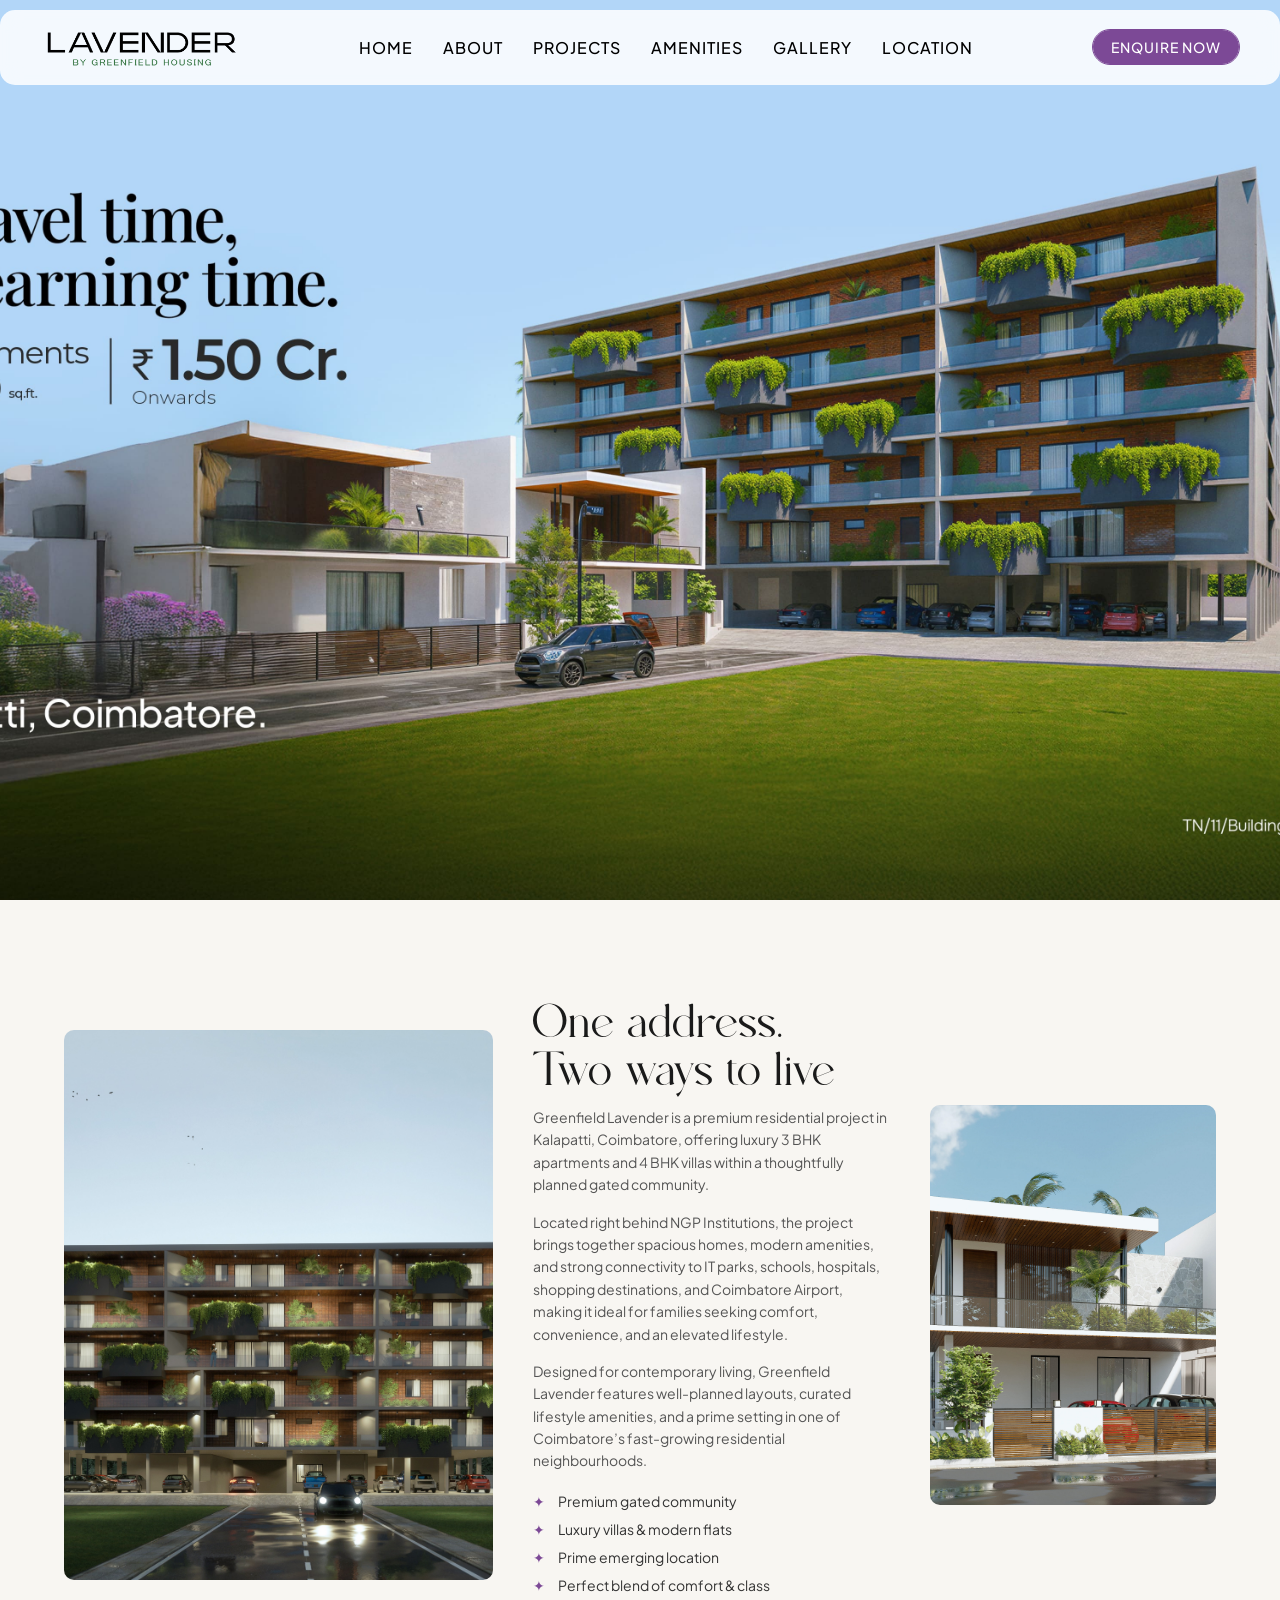
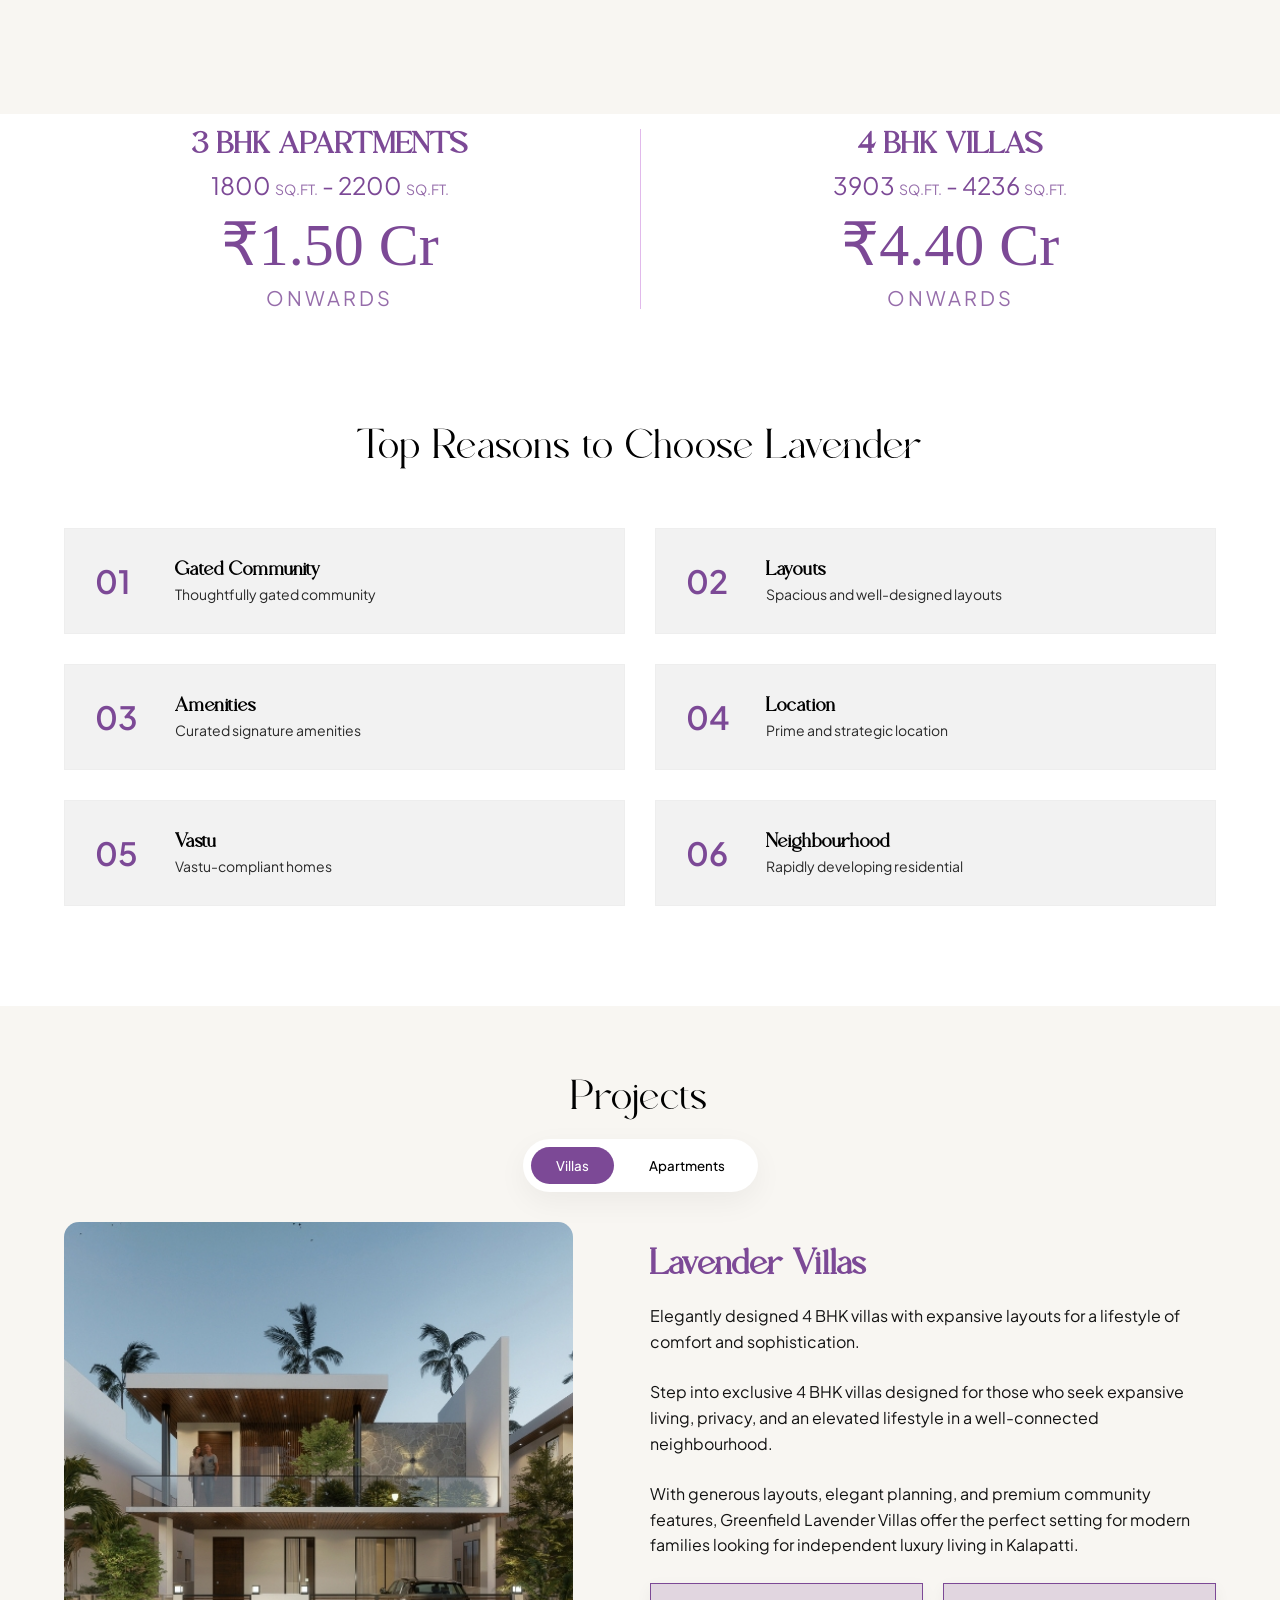
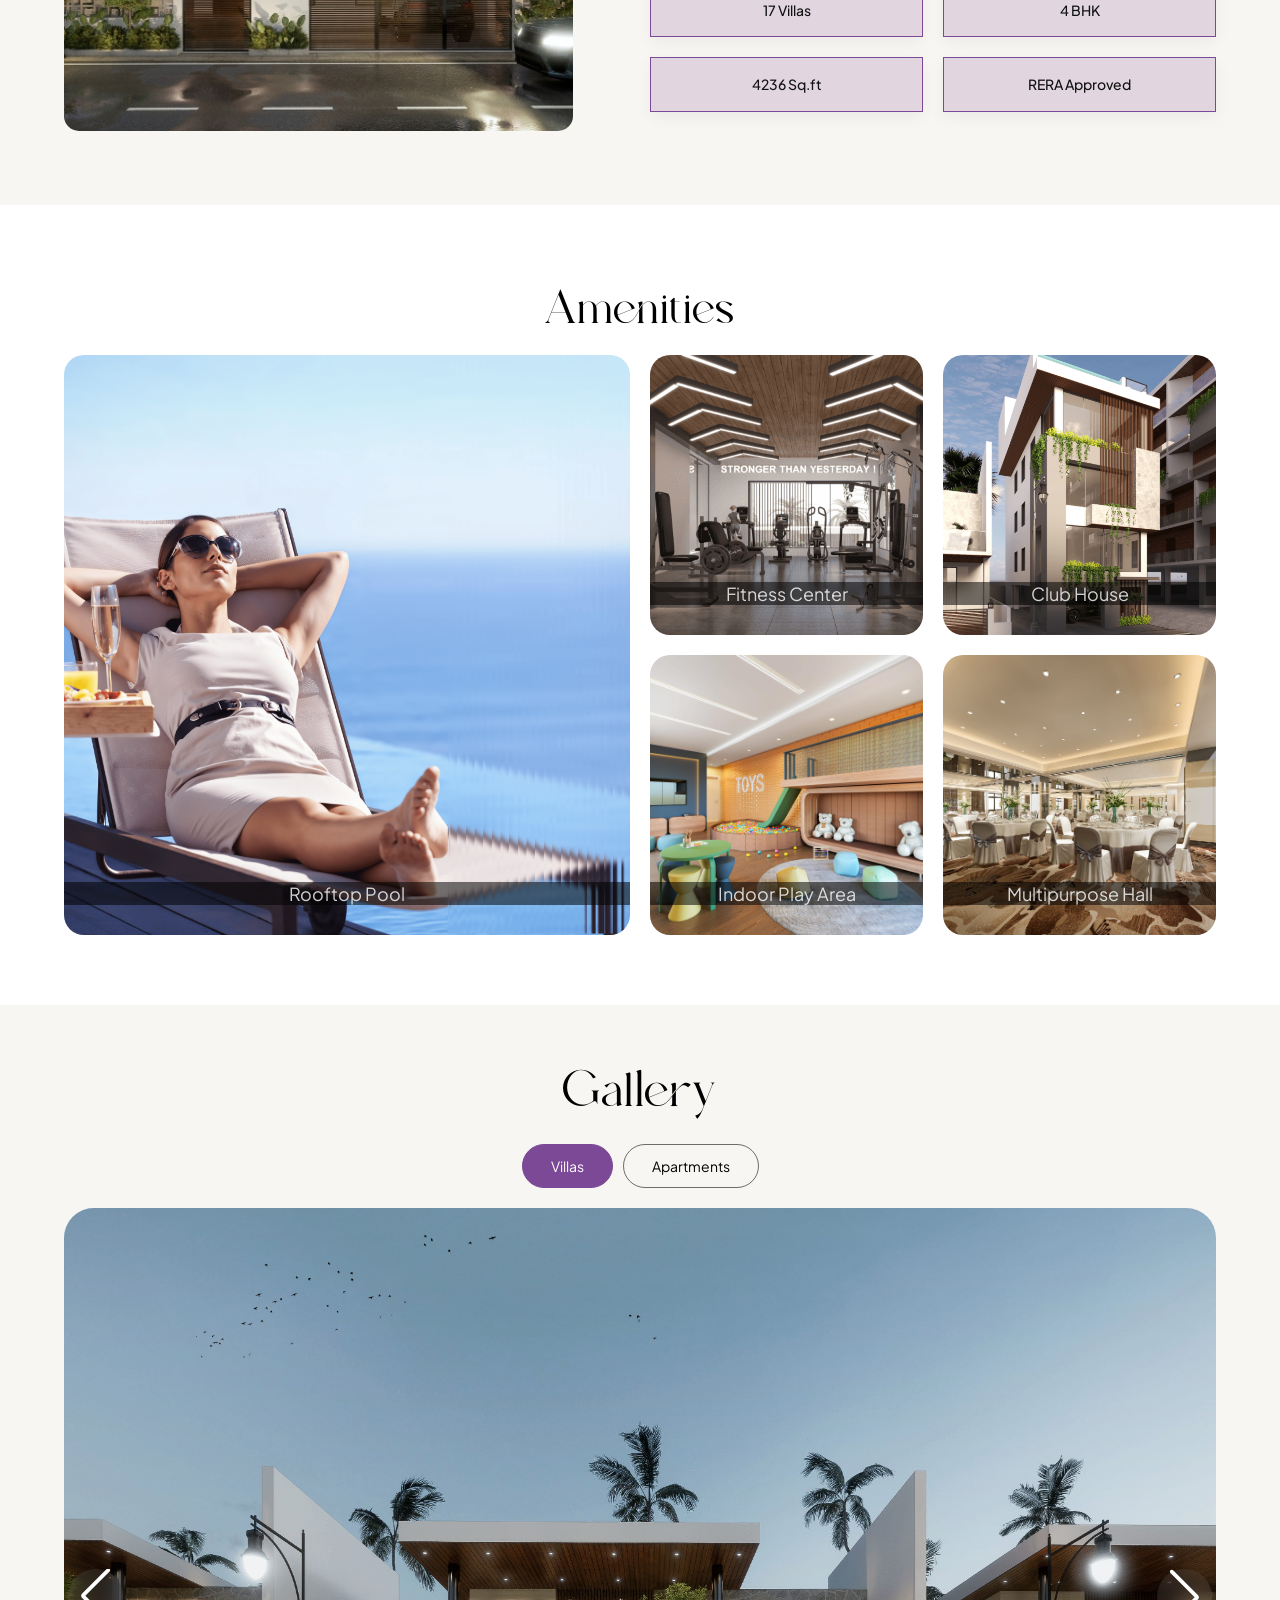
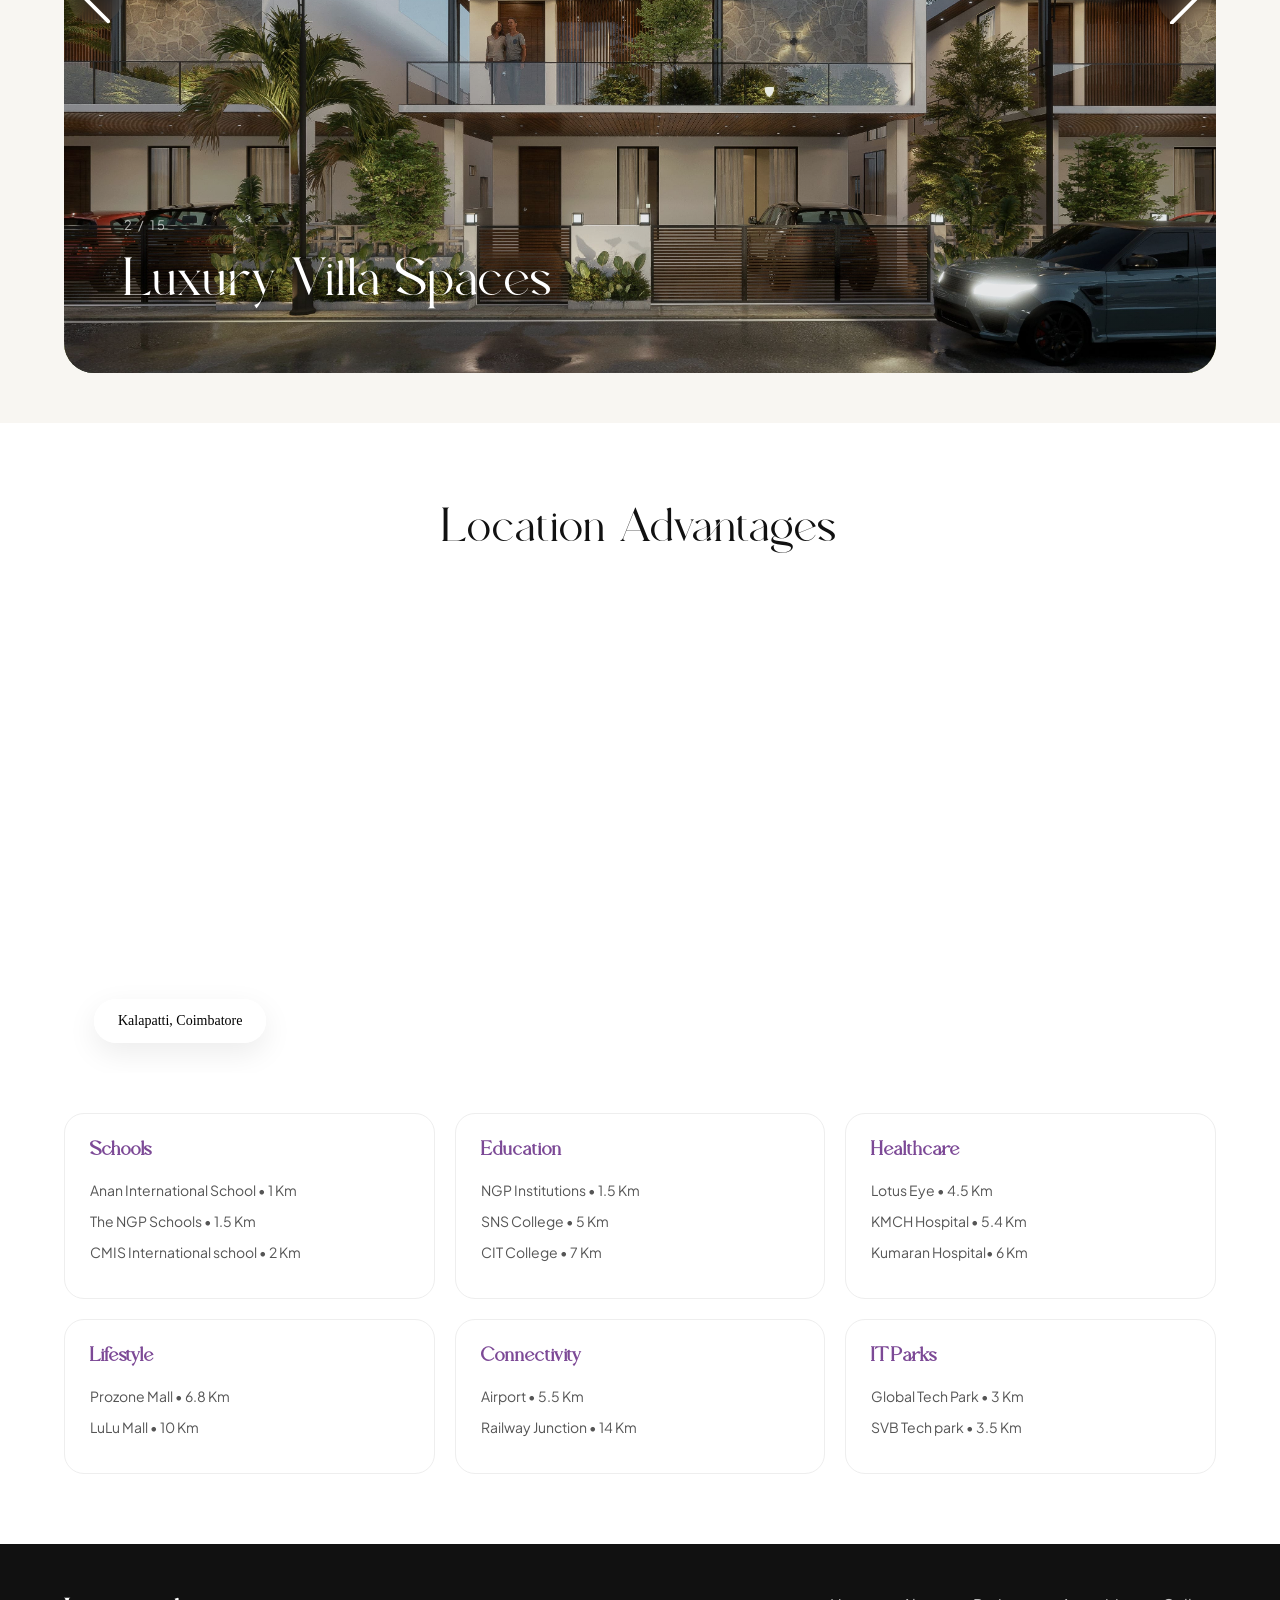
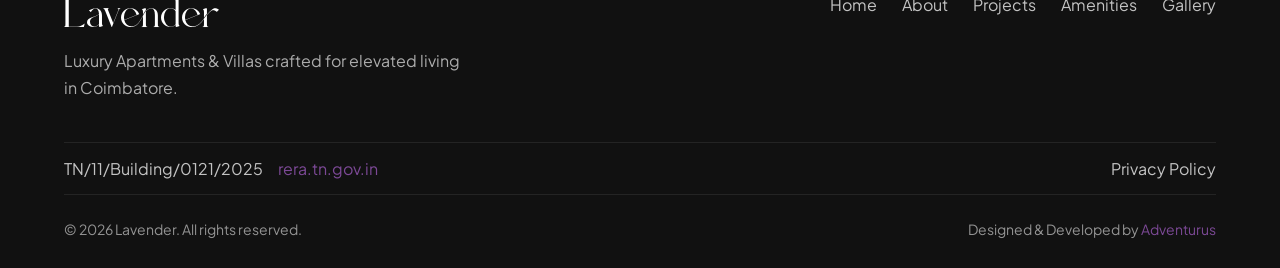
<file: index.html>
<!doctype html>
<html lang="en">
  <head>
    <!-- Meta Pixel Code -->
    <script>
      !(function (f, b, e, v, n, t, s) {
        if (f.fbq) return;
        n = f.fbq = function () {
          n.callMethod
            ? n.callMethod.apply(n, arguments)
            : n.queue.push(arguments);
        };
        if (!f._fbq) f._fbq = n;
        n.push = n;
        n.loaded = !0;
        n.version = "2.0";
        n.queue = [];
        t = b.createElement(e);
        t.async = !0;
        t.src = v;
        s = b.getElementsByTagName(e)[0];
        s.parentNode.insertBefore(t, s);
      })(
        window,
        document,
        "script",
        "https://connect.facebook.net/en_US/fbevents.js",
      );
      fbq("init", "1458312591911963");
      fbq("track", "PageView");
    </script>
    <noscript
      ><img
        height="1"
        width="1"
        style="display: none"
        src="https://www.facebook.com/tr?id=1458312591911963&ev=PageView&noscript=1"
    /></noscript>
    <!-- End Meta Pixel Code -->
    <!-- Google tag (gtag.js) -->
    <script
      async
      src="https://www.googletagmanager.com/gtag/js?id=AW-17576117111"
    ></script>
    <script>
      window.dataLayer = window.dataLayer || [];
      function gtag() {
        dataLayer.push(arguments);
      }
      gtag("js", new Date());

      gtag("config", "AW-17576117111");
    </script>
    <meta charset="UTF-8" />
    <link rel="icon" type="image/svg+xml" href="favicon.png" />
    <meta name="viewport" content="width=device-width, initial-scale=1.0" />
    <title>Luxury Apartments & Villas in Coimbatore</title>
    <script type="module" crossorigin src="/assets/index-UFqCqgRj.js"></script>
    <link rel="stylesheet" crossorigin href="/assets/index-L26M4YH8.css">
  </head>
  <body>
    <div id="root"></div>
    <script>
      const url = "https://aubackend.adventurus.in";
      window.WIDGET_CONFIG = {
        apiUrl: `${url}`,
        aiUrl: "https://chatagent.adventurus.in",
        apiKey: "fac796d6-8a35-4ab6-b554-81cdb752205e",
        project_id: "210",
        position: "bottom-right",
        theme: "light",
        language: "en",
        autoOpen: true,
        requireUserDetails: true,
        branding: {
          name: "GREENFIELD",
          subtitle: "Your Personal Home Advisor",
          logo: "/lav-desgin-chat-agent-icon.png",
          buttonText: "Book a site visit",
          headerBgColor: "#aaa5ffeb",
          bodyBgColor:
            "linear-gradient(to right top, #b97ff0, #a573ea, #8f68e4, #775ddf, #5a53d9)",
          buttonBgColor:
            "linear-gradient(to right, #caa0f7, #c093f4, #b586f2, #aa79ef, #9e6ced)",
          headerColor: "#fff",
          bodyColor: "#fff",
          bodyDescriptionColor: "#e6e7e8",
        },

        welcomeMessage: {
          title: "",
          content: "",
        },

        userDetailsForm: {
          title: "Ready To Own Your Next Address?",
          subtitle: "Let's get to know you.",
          description:
            "Your details are safe. Only relevant property updateds.",
          fields: {
            name: {
              label: "Full Name : ",
              placeholder: "So we know what to call you",
              required: true,
            },
            email: {
              label: "Email : ",
              placeholder: "For brochures and price sheet",
              required: true,
            },
            phone: {
              label: "Phone : ",
              placeholder: "For Priority access",
              required: true,
            },
          },
        },

        appointmentForm: {
          title: "Book Your Site Visit",
          subtitle: "Schedule your Site visit in seconds",
          fields: {
            date: {
              label: "Site visit Date",
              placeholder: "Enter your site visit date",
              required: true,
            },
            time: {
              label: "Site Visit Time",
              placeholder: "Enter your site visit time",
              required: true,
            },
            pickup_required: {
              label: "Pickup Need",
              placeholder: "",
              required: false,
            },
            pickup_address: {
              label: "Pickup Address",
              placeholder: "Enter your pickup address",
              required: false,
            },
          },
        },
      };
      const script = document.createElement("script");
      script.src = `${url}/public/chat-embed.js`;
      script.onload = () =>
        console.log("✅ Chat widget script loaded successfully");
      script.onerror = () =>
        console.error("❌ Failed to load chat widget script");
      document.body.appendChild(script);
    </script>
  </body>
</html>
</file>
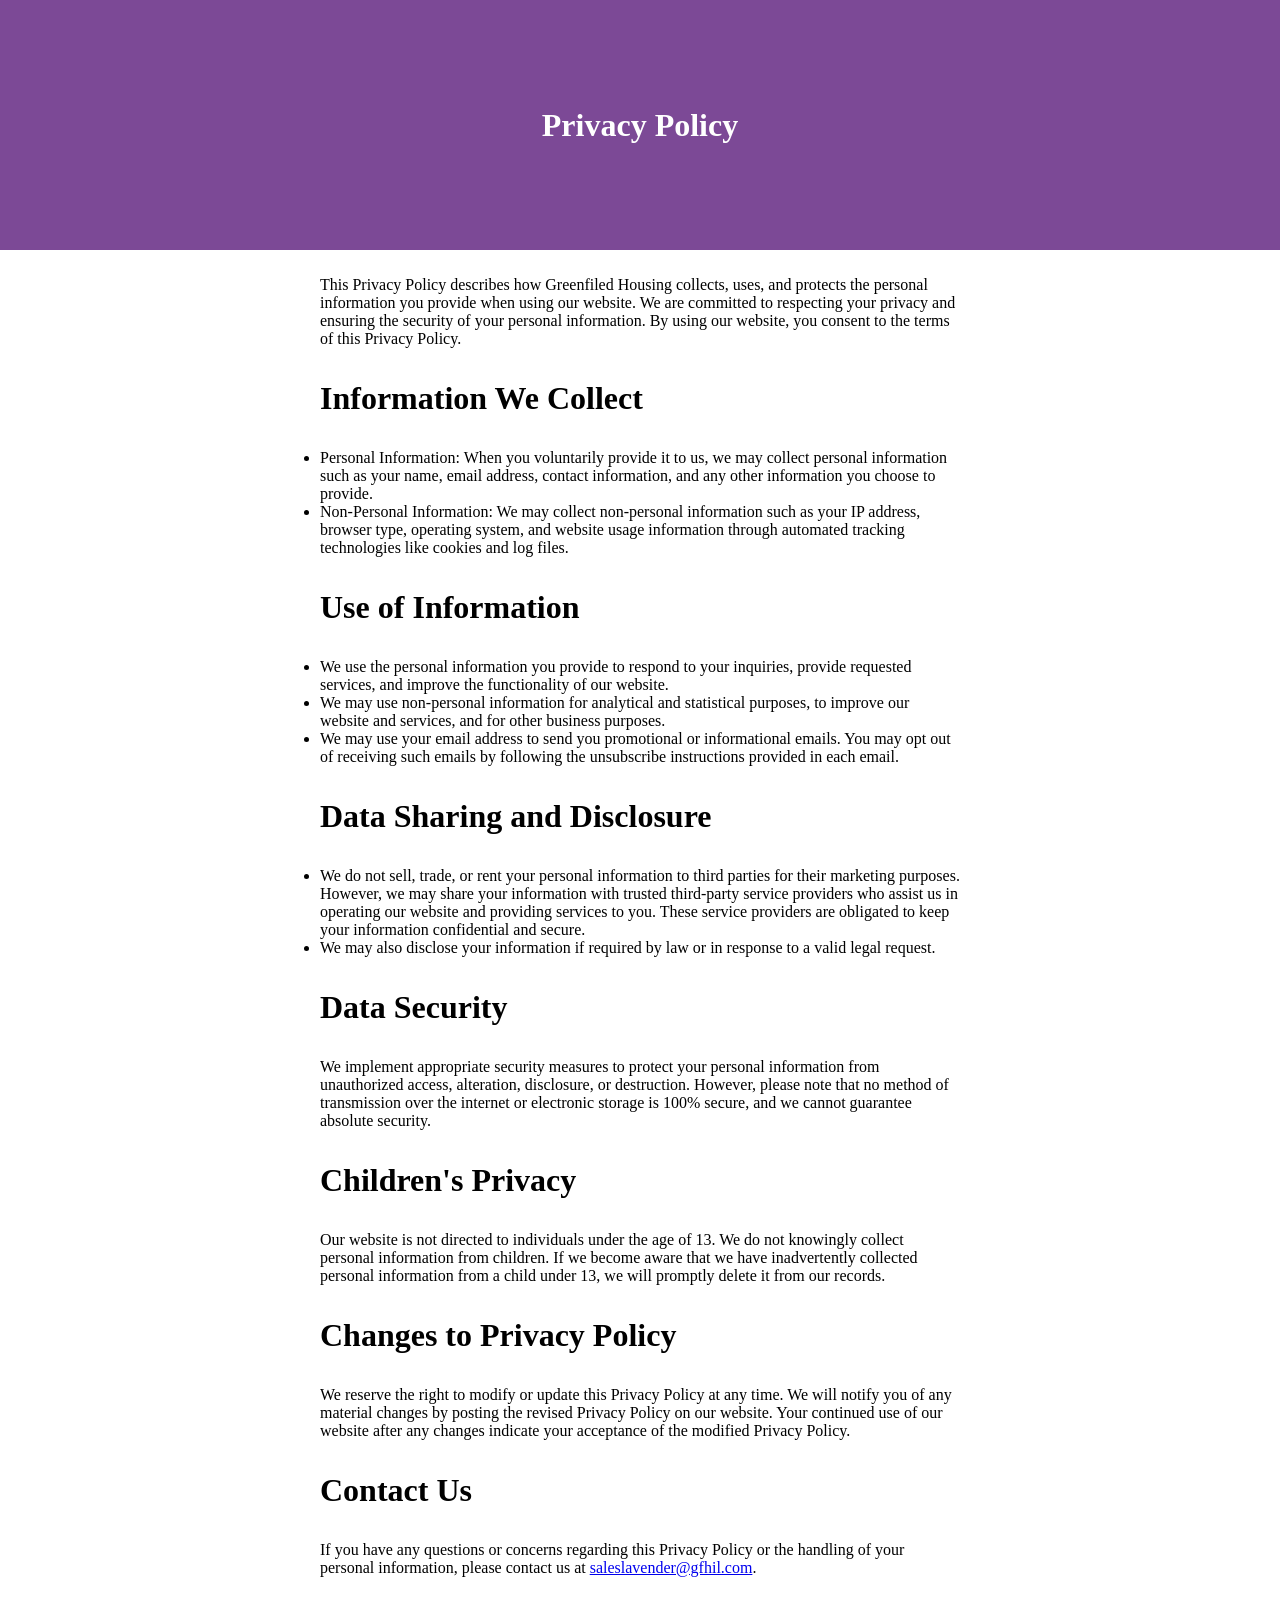
<file: privacy-policy.html>
<!DOCTYPE html>
<html lang="en">

<head>
  <meta charset="UTF-8" />
  <meta name="viewport" content="width=device-width, initial-scale=1.0" />
  <title>Privacy Policy | Greenfiled Lavender</title>
  <link rel="shortcut icon" href="favicon.png" type="image/x-icon">
  <style> 
    body {
      margin: 0;
      padding: 0;
    }

    .banner {
      height: 250px;
      background: #7c4996;
      color: white;
      text-align: center;
      display: flex;
      align-items: center;
      justify-content: center;
    }

    h1 {
      margin: 5% 0;
    }

    .Content {
      text-align: left;
      padding: 2% 25%;
    }

    ul li,
    p {
      padding: 0;
      margin: 0;
    }

    p {
      text-align: left;
    }

    ul {
      text-align: left;
      padding: 0;
      margin: 0;
    }

    @media only screen and (min-width: 320px) and (max-width: 490px) {
      .Content {
        text-align: center;
        padding: 10%;
      }
    }
  </style>
</head>

<body>
  <div class="banner">
    <h1>Privacy Policy</h1>
  </div>
  <div class="Content">
    <p>
      This Privacy Policy describes how Greenfiled Housing collects, uses, and protects the
      personal information you provide when using our website. We are
      committed to respecting your privacy and ensuring the security of your
      personal information. By using our website, you consent to the terms of
      this Privacy Policy.
    </p>
    <h1>Information We Collect</h1>
    <ul>
      <li>
        Personal Information: When you voluntarily provide it to us, we may
        collect personal information such as your name, email address, contact
        information, and any other information you choose to provide.
      </li>
      <li>
        Non-Personal Information: We may collect non-personal information such
        as your IP address, browser type, operating system, and website usage
        information through automated tracking technologies like cookies and
        log files.
      </li>
    </ul>
    <h1>Use of Information</h1>
    <ul>
      <li>
        We use the personal information you provide to respond to your
        inquiries, provide requested services, and improve the functionality
        of our website.
      </li>
      <li>
        We may use non-personal information for analytical and statistical
        purposes, to improve our website and services, and for other business
        purposes.
      </li>
      <li>
        We may use your email address to send you promotional or informational
        emails. You may opt out of receiving such emails by following the
        unsubscribe instructions provided in each email.
      </li>
    </ul>
    <h1>Data Sharing and Disclosure</h1>
    <ul>
      <li>
        We do not sell, trade, or rent your personal information to third
        parties for their marketing purposes. However, we may share your
        information with trusted third-party service providers who assist us
        in operating our website and providing services to you. These service
        providers are obligated to keep your information confidential and
        secure.
      </li>
      <li>
        We may also disclose your information if required by law or in
        response to a valid legal request.
      </li>
    </ul>
    <h1>Data Security</h1>
    <p>
      We implement appropriate security measures to protect your personal
      information from unauthorized access, alteration, disclosure, or
      destruction. However, please note that no method of transmission over
      the internet or electronic storage is 100% secure, and we cannot
      guarantee absolute security.
    </p>

    <h1>Children's Privacy</h1>
    <p>
      Our website is not directed to individuals under the age of 13. We do
      not knowingly collect personal information from children. If we become
      aware that we have inadvertently collected personal information from a
      child under 13, we will promptly delete it from our records.
    </p>
    <h1>Changes to Privacy Policy</h1>
    <p>
      We reserve the right to modify or update this Privacy Policy at any
      time. We will notify you of any material changes by posting the revised
      Privacy Policy on our website. Your continued use of our website after
      any changes indicate your acceptance of the modified Privacy Policy.
    </p>
    <h1>Contact Us</h1>
    <p>
      If you have any questions or concerns regarding this Privacy Policy or
      the handling of your personal information, please contact us at
      <a href="mailto:saleslavender@gfhil.com.">saleslavender@gfhil.com</a>.
    </p>
  </div>
</body>

</html>
</file>
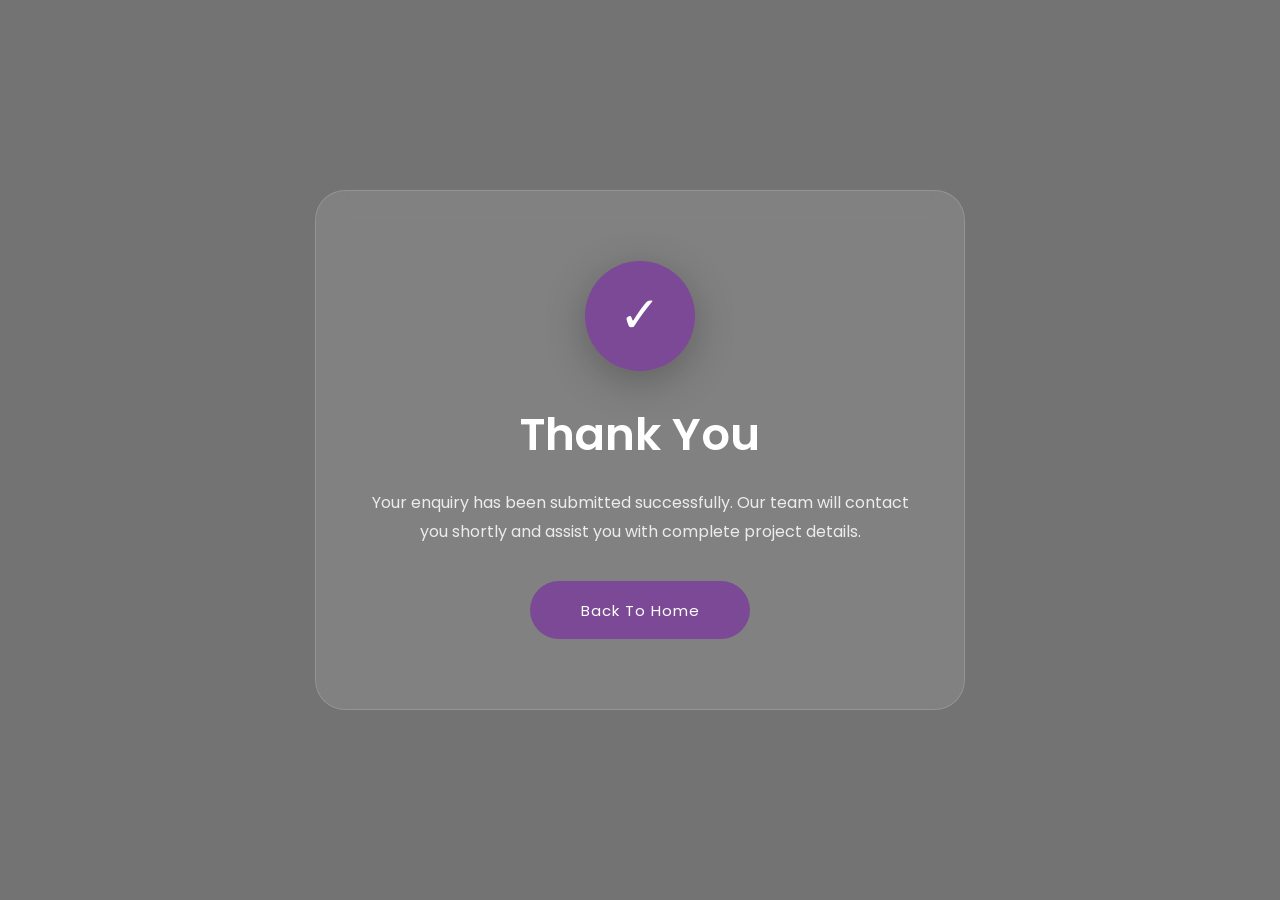
<file: thankyou.html>
<!doctype html>
<html lang="en">
  <head>
    <meta charset="UTF-8" />

    <meta name="viewport" content="width=device-width, initial-scale=1.0" />

    <title>Thank You | Greenfiled Lavender</title>
    <link rel="shortcut icon" href="favicon.png" type="image/x-icon">
    <link
      href="https://fonts.googleapis.com/css2?family=Poppins:wght@300;400;500;600&display=swap"
      rel="stylesheet"
    />

    <style>
      * {
        margin: 0;
        padding: 0;
        box-sizing: border-box;
      }

      body {
        font-family: "Poppins", sans-serif;

        min-height: 100vh;

        display: flex;
        align-items: center;
        justify-content: center;

        background: linear-gradient(rgba(0, 0, 0, 0.55), rgba(0, 0, 0, 0.55));

        background-size: cover;
        background-position: center;

        overflow: hidden;
      }

      .thankyou-card {
        width: 90%;
        max-width: 650px;

        background: rgba(255, 255, 255, 0.1);

        backdrop-filter: blur(15px);

        border: 1px solid rgba(255, 255, 255, 0.15);

        border-radius: 30px;

        padding: 70px 50px;

        text-align: center;

        color: #fff;

        animation: fadeUp 1s ease;
      }

      .icon {
        width: 110px;
        height: 110px;

        margin: 0 auto 30px;

        border-radius: 50%;

        background: #7c4996;

        display: flex;
        align-items: center;
        justify-content: center;

        font-size: 50px;

        color: #fff;

        box-shadow: 0 10px 40px rgba(0, 0, 0, 0.25);
      }

      h1 {
        font-size: 45px;
        font-weight: 600;

        margin-bottom: 20px;
      }

      p {
        font-size: 16px;

        line-height: 1.8;

        color: rgba(255, 255, 255, 0.85);

        margin-bottom: 35px;
      }

      .btn {
        display: inline-flex;

        align-items: center;
        justify-content: center;

        width: 220px;
        height: 58px;

        border-radius: 60px;

        background: #7c4996;

        color: #fff;

        text-decoration: none;

        font-size: 15px;
        letter-spacing: 1px;

        transition: 0.4s ease;
      }

      .btn:hover {
        transform: translateY(-3px);

        box-shadow: 0 15px 35px rgba(0, 0, 0, 0.2);
      }

      @keyframes fadeUp {
        from {
          opacity: 0;
          transform: translateY(40px);
        }

        to {
          opacity: 1;
          transform: translateY(0);
        }
      }

      @media (max-width: 768px) {
        .thankyou-card {
          padding: 50px 25px;
        }

        h1 {
          font-size: 38px;
        }

        p {
          font-size: 16px;
        }

        .icon {
          width: 90px;
          height: 90px;
          font-size: 40px;
        }
      }
    </style>
  </head>

  <body>
    <div class="thankyou-card">
      <div class="icon">✓</div>

      <h1>Thank You</h1>

      <p>
        Your enquiry has been submitted successfully. Our team will contact you
        shortly and assist you with complete project details.
      </p>

      <a href="/" class="btn"> Back To Home </a>

      <!-- after 5 second redirect to home -->
      <script>
        setTimeout(() => {
          window.location.href = "/";
        }, 5000);
      </script>
    </div>

    <!-- Google tag (gtag.js) -->
    <script
      async
      src="https://www.googletagmanager.com/gtag/js?id=AW-17576117111"
    ></script>
    <script>
      window.dataLayer = window.dataLayer || [];
      function gtag() {
        dataLayer.push(arguments);
      }
      gtag("js", new Date());

      gtag("config", "AW-17576117111");
    </script>
    <!-- Event snippet for Submit lead form conversion page -->
    <script>
      gtag("event", "conversion", {
        send_to: "AW-17576117111/DH7VCL2Y0JwbEPeG-bxB",
        value: 1.0,
        currency: "INR",
      });
    </script>
  </body>
</html>
</file>
<file: assets/index-L26M4YH8.css>
@font-face{font-family:Plus Jakarta Sans;src:url(/assets/PlusJakartaSans-VariableFont_wght-D7klJmRH.ttf)format("truetype")}@font-face{font-family:Sacred Valley;src:url(/assets/Sacred_Valley-CrxI29Lt.ttf)format("truetype")}*{box-sizing:border-box;margin:0;padding:0}.container{width:90%;margin:auto}html{scroll-behavior:smooth}::-webkit-scrollbar{width:4px}::-webkit-scrollbar-track{background:0 0}::-webkit-scrollbar-thumb{background:#7c4996}@font-face{font-family:Plus Jakarta Sans;src:url(/assets/PlusJakartaSans-VariableFont_wght-D7klJmRH.ttf)format("truetype")}@font-face{font-family:Sacred Valley;src:url(/assets/Sacred_Valley-CrxI29Lt.ttf)format("truetype")}.navbar{z-index:999;justify-content:center;width:100%;padding-top:10px;transition:padding .4s;display:flex;position:fixed;top:0}.navbar .nav-container{-webkit-backdrop-filter:blur(10px);backdrop-filter:blur(10px);background:#ffffffd9;border-radius:15px;justify-content:space-between;align-items:center;width:100%;max-width:1500px;padding:15px 40px;transition:transform .5s cubic-bezier(.4,0,.2,1),border-radius .5s,box-shadow .5s,padding .4s,background .4s;display:flex;transform:scale(1)}.navbar .logo img{width:200px;transition:all .4s}.navbar .nav-links{gap:30px;list-style:none;display:flex}.navbar .nav-links li{cursor:pointer;text-transform:uppercase;letter-spacing:1px;font-weight:500;transition:all .3s;position:relative}.navbar .nav-links li:hover{color:#7c4996}.navbar .nav-links li:after{content:"";background:#7c4996;width:0%;height:1px;transition:width .3s;position:absolute;bottom:-5px;left:0}.navbar .nav-links li:hover:after{width:100%}.navbar .nav-links li a{color:#000;text-decoration:none}.navbar .cta{border:1px solid #7c4996;border-radius:40px;align-items:center;display:flex}.navbar .cta button{cursor:pointer;text-transform:uppercase;color:#fff;letter-spacing:1px;background:#7c4996;border:none;border-radius:20px;padding:8px 18px;font-size:14px;font-weight:500;transition:all .3s}.navbar .cta button:hover{color:#000;background:#7c4996}.navbar .hamburger{cursor:pointer;flex-direction:column;display:none}.navbar .hamburger span{background:#000;width:25px;height:3px;margin:4px 0;transition:all .3s}.navbar .hamburger.open span:first-child{transform:rotate(45deg)translate(5px,5px)}.navbar .hamburger.open span:nth-child(2){opacity:0}.navbar .hamburger.open span:nth-child(3){transform:rotate(-45deg)translate(5px,-5px)}.navbar.scrolled{padding-top:5px}.navbar.scrolled .nav-container{background:#fffffff2;border-radius:50px;padding:12px 30px;transform:scale(.92);box-shadow:0 15px 50px #00000026}.navbar.scrolled .logo img{width:160px}@media (width<=900px){.navbar .nav-container{padding:12px 20px}.navbar .nav-links{background:#fff;flex-direction:column;align-items:center;gap:20px;width:100%;padding:25px 0;display:none;position:absolute;top:80px;left:0;box-shadow:0 10px 30px #0000001a}.navbar .nav-links.active{display:flex}.navbar .cta{display:none}.navbar .hamburger{display:flex}}.popup-overlay{-webkit-backdrop-filter:blur(8px);backdrop-filter:blur(8px);z-index:9999;background:#00000073;justify-content:center;align-items:center;animation:.4s fadeIn;display:flex;position:fixed;inset:0}.popup-form{-webkit-backdrop-filter:blur(20px);backdrop-filter:blur(20px);background:#ffffffeb;border-radius:30px;width:100%;max-width:500px;padding:50px 40px;animation:.4s popupScale;position:relative;box-shadow:0 20px 60px #00000026}.popup-form span{color:#7c4996;text-transform:uppercase;letter-spacing:2px;font-size:13px}.popup-form h2{text-align:center;color:#111;margin-top:10px;margin-bottom:35px;font-size:42px;font-weight:500}.popup-form .form-group{margin-bottom:20px}.popup-form .form-group input{color:#7c4996;background:0 0;border:none;border-bottom:1px solid #ccc;outline:none;width:100%;height:48px;padding:0 10px;font-size:17px;transition:all .3s}.popup-form .form-group input:focus{border-color:#7c4996}.popup-form .submit-btn{color:#fff;letter-spacing:1px;cursor:pointer;background:#7c4996;border:none;border-radius:15px;width:100%;height:58px;font-size:15px;transition:all .3s}.popup-form .submit-btn:hover{opacity:.9}.popup-form .close-btn{cursor:pointer;background:#f3f3f3;border:none;border-radius:50%;width:42px;height:42px;font-size:24px;transition:all .3s;position:absolute;top:20px;right:20px}.popup-form .close-btn:hover{color:#7c4996}@keyframes fadeIn{to{opacity:1;transform:translateY(0)}}@keyframes popupScale{0%{opacity:0;transform:scale(.9)translateY(20px)}to{opacity:1;transform:scale(1)translateY(0)}}@media (width<=768px){.popup-form{width:90%;padding:40px 25px}.popup-form h2{font-size:32px}}.mobile-cta{display:none}@media (width<=900px){.mobile-cta{z-index:998;display:block;position:fixed;bottom:20px;left:20px;right:20px}.mobile-cta button{color:#fff;letter-spacing:1px;text-transform:uppercase;cursor:pointer;background:#7c4996;border:none;border-radius:60px;width:100%;height:56px;font-size:14px;font-weight:500;box-shadow:0 10px 30px #00000026}.navbar .cta{display:none}}.form-group small,.captcha-box small{color:red;margin-top:5px;font-size:13px;display:block}.success-msg{color:green;text-align:center;margin-top:15px;font-size:14px}.captcha-box{margin:20px 0}:root{--swiper-theme-color:#007aff}:host{z-index:1;margin-left:auto;margin-right:auto;display:block;position:relative}.swiper{z-index:1;margin-left:auto;margin-right:auto;padding:0;list-style:none;display:block;position:relative;overflow:hidden}.swiper-vertical>.swiper-wrapper{flex-direction:column}.swiper-wrapper{z-index:1;width:100%;height:100%;transition-property:transform;transition-timing-function:var(--swiper-wrapper-transition-timing-function,initial);box-sizing:content-box;display:flex;position:relative}.swiper-android .swiper-slide,.swiper-ios .swiper-slide,.swiper-wrapper{transform:translate(0,0)}.swiper-horizontal{touch-action:pan-y}.swiper-vertical{touch-action:pan-x}.swiper-slide{flex-shrink:0;width:100%;height:100%;transition-property:transform;display:block;position:relative}.swiper-slide-invisible-blank{visibility:hidden}.swiper-autoheight,.swiper-autoheight .swiper-slide{height:auto}.swiper-autoheight .swiper-wrapper{align-items:flex-start;transition-property:transform,height}.swiper-backface-hidden .swiper-slide{backface-visibility:hidden;transform:translateZ(0)}.swiper-3d.swiper-css-mode .swiper-wrapper{perspective:1200px}.swiper-3d .swiper-wrapper{transform-style:preserve-3d}.swiper-3d{perspective:1200px}.swiper-3d .swiper-slide,.swiper-3d .swiper-cube-shadow{transform-style:preserve-3d}.swiper-css-mode>.swiper-wrapper{scrollbar-width:none;-ms-overflow-style:none;overflow:auto}.swiper-css-mode>.swiper-wrapper::-webkit-scrollbar{display:none}.swiper-css-mode>.swiper-wrapper>.swiper-slide{scroll-snap-align:start start}.swiper-css-mode.swiper-horizontal>.swiper-wrapper{scroll-snap-type:x mandatory}.swiper-css-mode.swiper-horizontal>.swiper-wrapper>.swiper-slide:first-child{margin-inline-start:var(--swiper-slides-offset-before);scroll-margin-inline-start:var(--swiper-slides-offset-before)}.swiper-css-mode.swiper-horizontal>.swiper-wrapper>.swiper-slide:last-child{margin-inline-end:var(--swiper-slides-offset-after)}.swiper-css-mode.swiper-vertical>.swiper-wrapper{scroll-snap-type:y mandatory}.swiper-css-mode.swiper-vertical>.swiper-wrapper>.swiper-slide:first-child{margin-block-start:var(--swiper-slides-offset-before);scroll-margin-block-start:var(--swiper-slides-offset-before)}.swiper-css-mode.swiper-vertical>.swiper-wrapper>.swiper-slide:last-child{margin-block-end:var(--swiper-slides-offset-after)}.swiper-css-mode.swiper-free-mode>.swiper-wrapper{scroll-snap-type:none}.swiper-css-mode.swiper-free-mode>.swiper-wrapper>.swiper-slide{scroll-snap-align:none}.swiper-css-mode.swiper-centered>.swiper-wrapper:before{content:"";flex-shrink:0;order:9999}.swiper-css-mode.swiper-centered>.swiper-wrapper>.swiper-slide{scroll-snap-align:center center;scroll-snap-stop:always}.swiper-css-mode.swiper-centered.swiper-horizontal>.swiper-wrapper>.swiper-slide:first-child{margin-inline-start:var(--swiper-centered-offset-before)}.swiper-css-mode.swiper-centered.swiper-horizontal>.swiper-wrapper:before{height:100%;min-height:1px;width:var(--swiper-centered-offset-after)}.swiper-css-mode.swiper-centered.swiper-vertical>.swiper-wrapper>.swiper-slide:first-child{margin-block-start:var(--swiper-centered-offset-before)}.swiper-css-mode.swiper-centered.swiper-vertical>.swiper-wrapper:before{width:100%;min-width:1px;height:var(--swiper-centered-offset-after)}.swiper-3d .swiper-slide-shadow,.swiper-3d .swiper-slide-shadow-left,.swiper-3d .swiper-slide-shadow-right,.swiper-3d .swiper-slide-shadow-top,.swiper-3d .swiper-slide-shadow-bottom,.swiper-3d .swiper-slide-shadow,.swiper-3d .swiper-slide-shadow-left,.swiper-3d .swiper-slide-shadow-right,.swiper-3d .swiper-slide-shadow-top,.swiper-3d .swiper-slide-shadow-bottom{pointer-events:none;z-index:10;width:100%;height:100%;position:absolute;top:0;left:0}.swiper-3d .swiper-slide-shadow{background:#00000026}.swiper-3d .swiper-slide-shadow-left{background-image:linear-gradient(270deg,#00000080,#0000)}.swiper-3d .swiper-slide-shadow-right{background-image:linear-gradient(90deg,#00000080,#0000)}.swiper-3d .swiper-slide-shadow-top{background-image:linear-gradient(#0000,#00000080)}.swiper-3d .swiper-slide-shadow-bottom{background-image:linear-gradient(#00000080,#0000)}.swiper-lazy-preloader{z-index:10;transform-origin:50%;box-sizing:border-box;border:4px solid var(--swiper-preloader-color,var(--swiper-theme-color));border-top-color:#0000;border-radius:50%;width:42px;height:42px;margin-top:-21px;margin-left:-21px;position:absolute;top:50%;left:50%}:is(.swiper:not(.swiper-watch-progress),.swiper-watch-progress .swiper-slide-visible) .swiper-lazy-preloader{animation:1s linear infinite swiper-preloader-spin}.swiper-lazy-preloader-white{--swiper-preloader-color:#fff}.swiper-lazy-preloader-black{--swiper-preloader-color:#000}@keyframes swiper-preloader-spin{0%{transform:rotate(0)}to{transform:rotate(360deg)}}.swiper-fade.swiper-free-mode .swiper-slide{transition-timing-function:ease-out}.swiper-fade .swiper-slide{pointer-events:none;transition-property:opacity}.swiper-fade .swiper-slide .swiper-slide{pointer-events:none}.swiper-fade .swiper-slide-active{pointer-events:auto}.swiper-fade .swiper-slide-active .swiper-slide-active{pointer-events:auto}:root{--swiper-navigation-size:44px}.swiper-button-prev,.swiper-button-next{width:var(--swiper-navigation-size);height:var(--swiper-navigation-size);z-index:10;cursor:pointer;color:var(--swiper-navigation-color,var(--swiper-theme-color));justify-content:center;align-items:center;display:flex;position:absolute}:is(.swiper-button-prev,.swiper-button-next).swiper-button-disabled{opacity:.35;cursor:auto;pointer-events:none}:is(.swiper-button-prev,.swiper-button-next).swiper-button-hidden{opacity:0;cursor:auto;pointer-events:none}.swiper-navigation-disabled :is(.swiper-button-prev,.swiper-button-next){display:none!important}:is(.swiper-button-prev,.swiper-button-next) ::slotted(svg),:is(.swiper-button-prev,.swiper-button-next) svg{object-fit:contain;transform-origin:50%;fill:currentColor;pointer-events:none;width:100%;height:100%}.swiper-button-lock{display:none}.swiper-button-prev,.swiper-button-next{top:var(--swiper-navigation-top-offset,50%);margin-top:calc(0px - (var(--swiper-navigation-size) / 2))}.swiper-button-prev{left:var(--swiper-navigation-sides-offset,4px);right:auto}.swiper-button-prev ::slotted(.swiper-navigation-icon),.swiper-button-prev .swiper-navigation-icon{transform:rotate(180deg)}.swiper-button-next{right:var(--swiper-navigation-sides-offset,4px);left:auto}.swiper-horizontal .swiper-button-prev,.swiper-horizontal .swiper-button-next,.swiper-horizontal~.swiper-button-prev,.swiper-horizontal~.swiper-button-next{top:var(--swiper-navigation-top-offset,50%);margin-top:calc(0px - (var(--swiper-navigation-size) / 2));margin-left:0}.swiper-horizontal .swiper-button-prev,.swiper-horizontal~.swiper-button-prev,.swiper-horizontal.swiper-rtl .swiper-button-next,.swiper-horizontal.swiper-rtl~.swiper-button-next{left:var(--swiper-navigation-sides-offset,4px);right:auto}.swiper-horizontal .swiper-button-next,.swiper-horizontal~.swiper-button-next,.swiper-horizontal.swiper-rtl .swiper-button-prev,.swiper-horizontal.swiper-rtl~.swiper-button-prev{right:var(--swiper-navigation-sides-offset,4px);left:auto}:is(.swiper-horizontal .swiper-button-prev,.swiper-horizontal~.swiper-button-prev,.swiper-horizontal.swiper-rtl .swiper-button-next,.swiper-horizontal.swiper-rtl~.swiper-button-next) ::slotted(.swiper-navigation-icon),:is(.swiper-horizontal .swiper-button-prev,.swiper-horizontal~.swiper-button-prev,.swiper-horizontal.swiper-rtl .swiper-button-next,.swiper-horizontal.swiper-rtl~.swiper-button-next) .swiper-navigation-icon{transform:rotate(180deg)}:is(.swiper-horizontal.swiper-rtl .swiper-button-prev,.swiper-horizontal.swiper-rtl~.swiper-button-prev) ::slotted(.swiper-navigation-icon),:is(.swiper-horizontal.swiper-rtl .swiper-button-prev,.swiper-horizontal.swiper-rtl~.swiper-button-prev) .swiper-navigation-icon{transform:rotate(0)}.swiper-vertical .swiper-button-prev,.swiper-vertical .swiper-button-next,.swiper-vertical~.swiper-button-prev,.swiper-vertical~.swiper-button-next{left:var(--swiper-navigation-top-offset,50%);margin-left:calc(0px - (var(--swiper-navigation-size) / 2));margin-top:0;right:auto}.swiper-vertical .swiper-button-prev,.swiper-vertical~.swiper-button-prev{top:var(--swiper-navigation-sides-offset,4px);bottom:auto}:is(.swiper-vertical .swiper-button-prev,.swiper-vertical~.swiper-button-prev) ::slotted(.swiper-navigation-icon),:is(.swiper-vertical .swiper-button-prev,.swiper-vertical~.swiper-button-prev) .swiper-navigation-icon{transform:rotate(-90deg)}.swiper-vertical .swiper-button-next,.swiper-vertical~.swiper-button-next{bottom:var(--swiper-navigation-sides-offset,4px);top:auto}:is(.swiper-vertical .swiper-button-next,.swiper-vertical~.swiper-button-next) ::slotted(.swiper-navigation-icon),:is(.swiper-vertical .swiper-button-next,.swiper-vertical~.swiper-button-next) .swiper-navigation-icon{transform:rotate(90deg)}.hero{height:100vh;position:relative}.hero .hero-slider{height:100%}.hero .slide{height:100vh;position:relative;overflow:hidden}.hero .slide picture,.hero .slide img{width:100%;height:100%;display:block}.hero .slide img{object-fit:cover;animation:8s ease-in-out infinite zoomEffect}.hero .slide .overlay{background:linear-gradient(90deg,#000000a6,#00000026);position:absolute;inset:0}.hero .slide .content{color:#fff;z-index:2;max-width:600px;position:absolute;top:50%;left:8%;transform:translateY(-50%)}.hero .slide .content h1{margin-bottom:20px;font-size:60px;line-height:1.2}.hero .slide .content p{margin-bottom:30px;font-size:18px}@keyframes zoomEffect{0%{transform:scale(1)}to{transform:scale(1.08)}}@media (width<=768px){.hero .slide .content{left:20px;right:20px}.hero .slide .content h1{font-size:34px}.hero .slide .content p{font-size:15px}.hero .slide img{object-position:center}}@font-face{font-family:Plus Jakarta Sans;src:url(/assets/PlusJakartaSans-VariableFont_wght-D7klJmRH.ttf)format("truetype")}@font-face{font-family:Sacred Valley;src:url(/assets/Sacred_Valley-CrxI29Lt.ttf)format("truetype")}.about{background:#f8f6f2;padding:100px 0}.about .about-wrapper{grid-template-columns:1.2fr 1fr .8fr;align-items:center;gap:40px;display:grid}.about .about-image img{object-fit:cover;border-radius:10px;width:100%;height:550px}.about .about-content{color:#1a1a1a}.about .about-content .tag{letter-spacing:3px;color:#7c4996;margin-bottom:10px;font-size:14px;display:inline-block}.about .about-content h2{margin-bottom:10px;font-size:48px;font-weight:500;line-height:1}.about .about-content p{color:#555;margin-bottom:15px;font-size:14px;line-height:1.6}.about .about-content ul{margin:20px 0;padding-left:0;list-style:none}.about .about-content ul li{color:#333;margin-bottom:10px;padding-left:25px;font-size:14px;position:relative}.about .about-content ul li:before{content:"✦";color:#7c4996;position:absolute;left:0}.about .about-content button{cursor:pointer;letter-spacing:1px;background:0 0;border:1px solid #000;margin-top:20px;padding:12px 30px;transition:all .3s}.about .about-content button:hover{color:#fff;background:#000}.about .about-side-image img{object-fit:cover;border-radius:10px;width:100%;height:400px}@media (width<=992px){.about .about-wrapper{grid-template-columns:1fr;gap:30px}.about .about-image img,.about .about-side-image img{height:auto}.about .about-content h2{font-size:32px}}@font-face{font-family:Plus Jakarta Sans;src:url(/assets/PlusJakartaSans-VariableFont_wght-D7klJmRH.ttf)format("truetype")}@font-face{font-family:Sacred Valley;src:url(/assets/Sacred_Valley-CrxI29Lt.ttf)format("truetype")}.amenities{background:url(/assets/ame-bg-CPeiPea7.jpg) 50%/cover no-repeat fixed;padding:70px 0}.amenities .section-header{text-align:center;margin-bottom:20px}.amenities .section-header span{color:#7c4996;letter-spacing:3px;text-transform:uppercase;font-size:14px}.amenities .section-header h2{color:#000;margin-top:10px;font-size:48px;font-weight:500}.amenities .amenities-grid{grid-template-columns:repeat(4,1fr);grid-auto-rows:280px;gap:20px;display:grid}.amenities .amenities-grid .amenity-card{cursor:pointer;border-radius:20px;position:relative;overflow:hidden}.amenities .amenities-grid .amenity-card img{object-fit:cover;width:100%;height:100%;transition:transform .7s}.amenities .amenities-grid .amenity-card .overlay{position:absolute;inset:0}.amenities .amenities-grid .amenity-card .content{color:#fff;z-index:2;text-align:center;background-color:#0008;width:100%;position:absolute;bottom:30px}.amenities .amenities-grid .amenity-card .content p{opacity:.8;font-size:18px}.amenities .amenities-grid .amenity-card:hover img{transform:scale(1.08)}.amenities .amenities-grid .amenity-card.large{grid-area:span 2/span 2}.amenities .amenities-grid .amenity-card.wide{grid-column:span 2}@media (width<=992px){.amenities .amenities-grid{grid-template-columns:1fr;grid-auto-rows:300px}.amenities .amenities-grid .amenity-card.large,.amenities .amenities-grid .amenity-card.wide{grid-area:span 1/span 1}.amenities .section-header h2{font-size:34px}}@font-face{font-family:Plus Jakarta Sans;src:url(/assets/PlusJakartaSans-VariableFont_wght-D7klJmRH.ttf)format("truetype")}@font-face{font-family:Sacred Valley;src:url(/assets/Sacred_Valley-CrxI29Lt.ttf)format("truetype")}.location{background:url(/assets/gallery-bg-D4MgH5_T.jpg) 50%/cover no-repeat fixed;padding:70px 0}.location .heading{text-align:center;margin-bottom:20px}.location .heading span{color:#7c4996;letter-spacing:2px;text-transform:uppercase;font-size:14px}.location .heading h2{color:#111;margin-top:10px;font-size:48px;font-weight:500}.location .map-wrapper{border-radius:25px;height:500px;margin-bottom:40px;position:relative;overflow:hidden}.location .map-wrapper iframe{filter:grayscale(20%);border:none;width:100%;height:100%}.location .map-wrapper .location-badge{background:#fffffff2;border-radius:40px;padding:14px 24px;font-size:14px;font-weight:500;position:absolute;bottom:30px;left:30px;box-shadow:0 10px 30px #00000014}.location .location-cards{grid-template-columns:repeat(3,1fr);gap:20px;display:grid}.location .location-cards .card{background:#fff;border:1px solid #eee;border-radius:20px;padding:25px;transition:all .3s}.location .location-cards .card h3{color:#7c4996;margin-bottom:20px;font-size:20px}.location .location-cards .card p{color:#555;margin-bottom:10px;font-size:14px;line-height:1.5}.location .location-cards .card:hover{transform:translateY(-5px);box-shadow:0 15px 40px #0000000f}@media (width<=992px){.location .heading h2{font-size:32px}.location .location-cards{grid-template-columns:1fr}.location .map-wrapper{height:400px}}@font-face{font-family:Plus Jakarta Sans;src:url(/assets/PlusJakartaSans-VariableFont_wght-D7klJmRH.ttf)format("truetype")}@font-face{font-family:Sacred Valley;src:url(/assets/Sacred_Valley-CrxI29Lt.ttf)format("truetype")}.gallery{background-color:#f8f6f2;padding:50px 0}.gallery .gallery-header{text-align:center;margin-bottom:25px}.gallery .gallery-header span{color:#7c4996;text-transform:uppercase;letter-spacing:2px;font-size:14px}.gallery .gallery-header h2{color:#000;margin-top:10px;font-size:52px;font-weight:500}.gallery .gallery-tabs{justify-content:center;gap:10px;margin-bottom:20px;display:flex}.gallery .gallery-tabs button{color:#000;cursor:pointer;background:0 0;border:1px solid #10101097;border-radius:40px;padding:12px 28px;font-size:14px;transition:all .3s}.gallery .gallery-tabs button.active{color:#fff;background:#7c4996;border-color:#7c4996}.gallery .gallery-tabs button:hover{background:#ffffff14}.gallery .gallery-slider{width:100%}.gallery .gallery-slide{border-radius:30px;height:85vh;position:relative;overflow:hidden}.gallery .gallery-slide img{object-fit:cover;width:100%;height:100%;animation:8s ease-in-out infinite zoomEffect}.gallery .gallery-slide .overlay{background:linear-gradient(#0000,#0000001a);position:absolute;inset:0}.gallery .gallery-slide .slide-content{color:#fff;z-index:2;position:absolute;bottom:60px;left:60px}.gallery .gallery-slide .slide-content span{letter-spacing:2px;color:#ffffffb3;margin-bottom:15px;font-size:13px;display:inline-block}.gallery .gallery-slide .slide-content h3{max-width:600px;font-size:54px;font-weight:500;line-height:1.2}.gallery .swiper-button-prev,.gallery .swiper-button-next{color:#fff;-webkit-backdrop-filter:blur(10px);backdrop-filter:blur(10px);background:#ffffff14;border-radius:50%;width:55px;height:55px;transition:all .3s}.gallery .swiper-button-prev:hover,.gallery .swiper-button-next:hover{background:0 0}.gallery .swiper-button-prev:after,.gallery .swiper-button-next:after{font-size:18px}@media (width<=768px){.gallery .gallery-header h2{font-size:34px}.gallery .gallery-slide{height:65vh}.gallery .gallery-slide .slide-content{bottom:25px;left:25px}.gallery .gallery-slide .slide-content h3{font-size:30px}}@font-face{font-family:Plus Jakarta Sans;src:url(/assets/PlusJakartaSans-VariableFont_wght-D7klJmRH.ttf)format("truetype")}@font-face{font-family:Sacred Valley;src:url(/assets/Sacred_Valley-CrxI29Lt.ttf)format("truetype")}.footer{color:#fff;background:#111;padding:50px 0 30px}.footer .footer-top{border-bottom:1px solid #ffffff14;justify-content:space-between;gap:40px;padding-bottom:40px;display:flex}.footer .footer-top .footer-logo h2{margin-bottom:10px;font-size:42px;font-weight:500}.footer .footer-top .footer-logo p{color:#ffffffa6;max-width:400px;line-height:1.7}.footer .footer-top .footer-links{flex-wrap:wrap;align-items:flex-start;gap:25px;display:flex}.footer .footer-top .footer-links a{color:#ffffffbf;text-decoration:none;transition:all .3s}.footer .footer-top .footer-links a:hover{color:#7c4996}.footer .footer-middle{border-bottom:1px solid #ffffff14;justify-content:space-between;align-items:center;padding:15px 0;display:flex}.footer .footer-middle .rera{flex-wrap:wrap;gap:15px;display:flex}.footer .footer-middle .rera span{color:#ffffffbf}.footer .footer-middle .rera a{color:#7c4996;text-decoration:none}.footer .footer-middle .rera a:hover{text-decoration:underline}.footer .footer-middle .privacy a{color:#ffffffbf;text-decoration:none;transition:all .3s}.footer .footer-middle .privacy a:hover{color:#7c4996}.footer .footer-bottom{flex-wrap:wrap;justify-content:space-between;gap:20px;padding-top:25px;display:flex}.footer .footer-bottom p{color:#ffffff8c;font-size:14px}.footer .footer-bottom a{color:#7c4996;text-decoration:none}.footer .footer-bottom a:hover{text-decoration:underline}@media (width<=768px){.footer .footer-top,.footer .footer-middle,.footer .footer-bottom{flex-direction:column;align-items:flex-start}.footer .footer-logo h2{font-size:32px}.footer .footer-links{gap:15px}}@font-face{font-family:Plus Jakarta Sans;src:url(/assets/PlusJakartaSans-VariableFont_wght-D7klJmRH.ttf)format("truetype")}@font-face{font-family:Sacred Valley;src:url(/assets/Sacred_Valley-CrxI29Lt.ttf)format("truetype")}.projects{background:#f8f6f2;padding:70px 0}.projects .section-title{text-align:center;margin-bottom:20px;font-size:42px;font-weight:500}.projects .project-tabs{background:#fff;border-radius:50px;justify-content:center;gap:10px;width:fit-content;margin-bottom:30px;margin-left:auto;margin-right:auto;padding:8px;display:flex;box-shadow:0 10px 30px #0000000d}.projects .project-tabs button{cursor:pointer;background:0 0;border:none;border-radius:30px;padding:10px 25px;font-weight:500;transition:all .3s}.projects .project-tabs button.active{color:#fff;background:#7c4996}.projects .project-tabs button:hover{color:#000}.projects .project-content{opacity:0;grid-template-columns:1fr 1fr;align-items:center;gap:20px;animation:.6s forwards fadeIn;display:grid;transform:translateY(20px)}.projects .project-content .project-image img{object-fit:cover;border-radius:15px;width:90%}.projects .project-content .project-info h3{color:#7c4996;margin-bottom:20px;font-size:36px}.projects .project-content .project-info p{color:#121212;margin-bottom:25px;font-size:16px;line-height:1.6}.projects .project-content .project-info .stats{grid-template-columns:repeat(2,1fr);gap:20px;display:grid}.projects .project-content .project-info .stats p{text-align:center;margin:unset;background:#8c60a236;border:1px solid #7c4996;padding:15px;font-size:14px;font-weight:500;box-shadow:0 5px 15px #0000000d}@media (width<=768px){.projects .project-content{grid-template-columns:1fr}.projects .section-title{font-size:28px}}@font-face{font-family:Plus Jakarta Sans;src:url(/assets/PlusJakartaSans-VariableFont_wght-D7klJmRH.ttf)format("truetype")}@font-face{font-family:Sacred Valley;src:url(/assets/Sacred_Valley-CrxI29Lt.ttf)format("truetype")}.faq{background:#fff;padding:70px 0}.faq .faq-heading{text-align:center;margin-bottom:20px}.faq .faq-heading span{color:#7c4996;text-transform:uppercase;letter-spacing:2px;font-size:14px}.faq .faq-heading h2{color:#111;font-size:48px;font-weight:500}.faq .faq-wrapper{max-width:900px;margin:auto}.faq .faq-item{border-bottom:1px solid #e5e5e5;padding:25px 0}.faq .faq-item .faq-question{cursor:pointer;justify-content:space-between;align-items:center;gap:20px;display:flex}.faq .faq-item .faq-question h3{color:#111;font-size:22px;font-weight:600}.faq .faq-item .faq-question .icon{background:#f8f6f2;border-radius:50%;flex-shrink:0;justify-content:center;align-items:center;width:40px;height:40px;font-size:24px;transition:all .3s;display:flex}.faq .faq-item .faq-answer{max-height:0;transition:all .4s;overflow:hidden}.faq .faq-item .faq-answer p{color:#666;max-width:90%;padding-top:20px;font-size:15px;line-height:1.8}.faq .faq-item.active .faq-question .icon{color:#fff;background:#7c4996;transform:rotate(180deg)}.faq .faq-item.active .faq-answer{max-height:300px}@media (width<=768px){.faq .faq-heading h2{font-size:32px}.faq .faq-item .faq-question h3{font-size:18px}.faq .faq-item .faq-answer p{max-width:100%}}@font-face{font-family:Plus Jakarta Sans;src:url(/assets/PlusJakartaSans-VariableFont_wght-D7klJmRH.ttf)format("truetype")}@font-face{font-family:Sacred Valley;src:url(/assets/Sacred_Valley-CrxI29Lt.ttf)format("truetype")}.reasons{background:url(/assets/reason-bg-2-DrnIza2B.jpg) 50%/cover no-repeat fixed;padding:100px 0}.reasons h2{text-align:center;margin-bottom:60px;font-size:42px;font-weight:500}.reasons .reasons-grid{grid-template-columns:repeat(2,1fr);gap:30px;display:grid}.reasons .reason-card{background-color:#eeeeeec5;border:1px solid #eee;align-items:center;gap:20px;padding:30px;transition:all .4s;display:flex;position:relative;overflow:hidden}.reasons .reason-card .number{color:#7c4996;min-width:60px;font-size:32px;font-weight:600}.reasons .reason-card .content h3{margin-bottom:5px;font-size:20px}.reasons .reason-card .content p{color:#292929;font-size:14px}.reasons .reason-card .line{background:#7c4996;width:0%;height:2px;transition:all .4s;position:absolute;bottom:0;left:0}.reasons .reason-card:hover{background:#f8f6f2}.reasons .reason-card:hover .line{width:100%}.reasons .reason-card:hover{transform:translateY(-5px)}@media (width<=768px){.reasons .reasons-grid{grid-template-columns:1fr}.reasons h2{font-size:28px}}@font-face{font-family:Plus Jakarta Sans;src:url(/assets/PlusJakartaSans-VariableFont_wght-D7klJmRH.ttf)format("truetype")}@font-face{font-family:Sacred Valley;src:url(/assets/Sacred_Valley-CrxI29Lt.ttf)format("truetype")}h1,h2,h3,h4,h5,h6{font-family:Sacred Valley,sans-serif}p,a,span,li,button,input,label{font-family:Plus Jakarta Sans,sans-serif}.price-strip{text-align:center;justify-content:center;align-items:center;gap:40px;padding:15px 60px;display:flex}.price-strip .divider{background:#b551ce66;width:1px;height:180px}.price-strip .price-card{color:#7c4996;flex:1}.price-strip .price-card .top h2{text-transform:uppercase;margin-bottom:10px;font-size:30px;font-weight:600}.price-strip .price-card .top p{margin-bottom:15px;font-size:24px}.price-strip .price-card .top p span{opacity:.8;font-size:14px}.price-strip .price-card .price{font-size:60px;font-weight:500;line-height:1}.price-strip .price-card .onwards{letter-spacing:3px;opacity:.8;margin-top:10px;font-size:20px;display:inline-block}@media (width<=768px){.price-strip{flex-direction:column;padding:40px 25px}.price-strip .divider{width:100%;height:1px}.price-strip .price-card .top h2{font-size:30px}.price-strip .price-card .top p{font-size:18px}.price-strip .price-card .price{font-size:52px}.price-strip .price-card .onwards{font-size:18px}}
</file>
